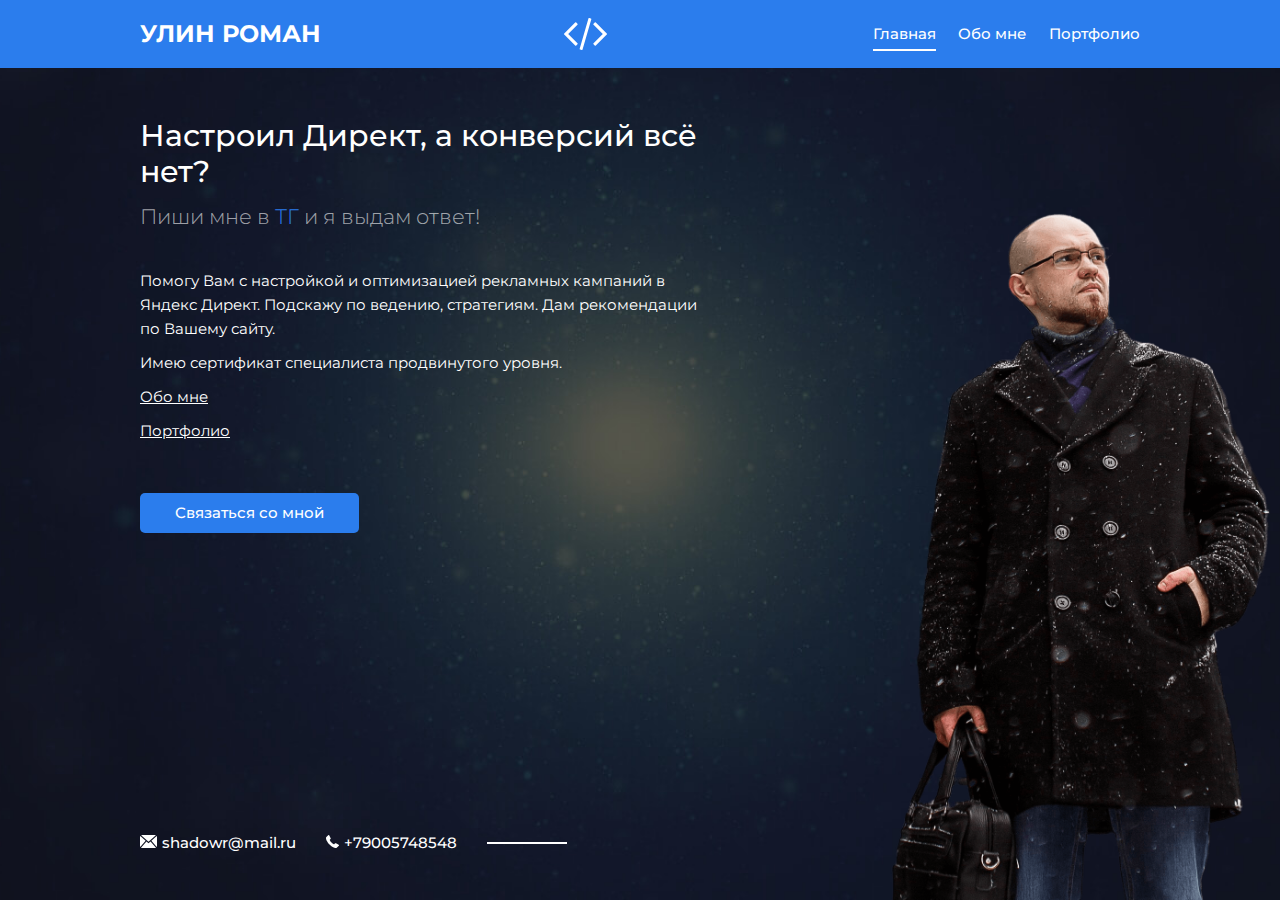
<file: index.html>
<!doctype html>
<html lang="ru">
<head>
    <meta charset="UTF-8">
    <!--шрифты перед css-->
    <link href="https://fonts.googleapis.com/css2?family=Montserrat:wght@300;400;500;700&display=swap" rel="stylesheet">
    <meta name="viewport" content="width=device-width, initial-scale=1">
    <meta http-equiv="X-UA-Compatible" content="ie=edge">
    <link rel="stylesheet" href="css/style.css">
    <link rel="icon" type="image/png" href="img/favicon.png">

    <meta name="description" content="">
    <meta name="keywords" content="контекстная реклама, Яндекс.Директ, специалист по контекстной рекламе, директолог">

    <title>Улин Роман - персональный сайт-портфолио</title>
</head>
<body>

<div class="page">

    <!--Header-->
    <header class="header">
        <div class="container">
            <div class="header-inner">
                <div class="header-brand"><a class="logo-text" href="index.html">Улин Роман</a></div>

                <div class="header-logo">
                    <img src="img/code.svg" alt="">
                </div>

                <nav class="header-nav">
                    <a class="header-nav-link active" href="index.html">Главная</a>
                    <a class="header-nav-link" href="about.html">Обо мне</a>
                    <a class="header-nav-link" href="portfolio.html">Портфолио</a>
                </nav>
            </div>
        </div><!--/.container-->
    </header>


    <!--Main-->
    <div class="container">
        <main class="content">
            <div class="content-header">
                <h1 class="title">Настроил Директ, а конверсий всё нет? </h1>
                <div class="subtitle">Пиши мне в <span>ТГ</span> и я выдам ответ!</div>
            </div>
            <div class="text">
                <p>Помогу Вам с настройкой и оптимизацией рекламных кампаний в Яндекс Директ. Подскажу по ведению, стратегиям. Дам рекомендации по Вашему сайту.</p>
                <p>Имею сертификат специалиста продвинутого уровня.</p>
                <p><a class="custom-link" href="about.html">Обо мне</a></p>
                <p><a class="custom-link" href="portfolio.html">Портфолио</a></p>
            </div>
            <a class="btn" href="https://t.me/ShadowR92">Связаться со мной</a>

        </main>
    </div><!--/.container-->


    <!--Footer-->
    <footer class="footer">
        <div class="container">
            <div class="contacts">
                <a class="contacts-link" href="mailto:shadowr@mail.ru">
                    <img class="contacts-icon" src="img/mail.svg" alt="">shadowr@mail.ru
                </a>
                <a class="contacts-link" href="tel:+79005748548">
                    <img class="contacts-icon" src="img/tel.svg" alt="">+79005748548
                </a>
            </div>
        </div>
    </footer>


    <img class="author" src="img/me.png" alt="">
</div><!--/.page-->


</body>
</html>
</file>
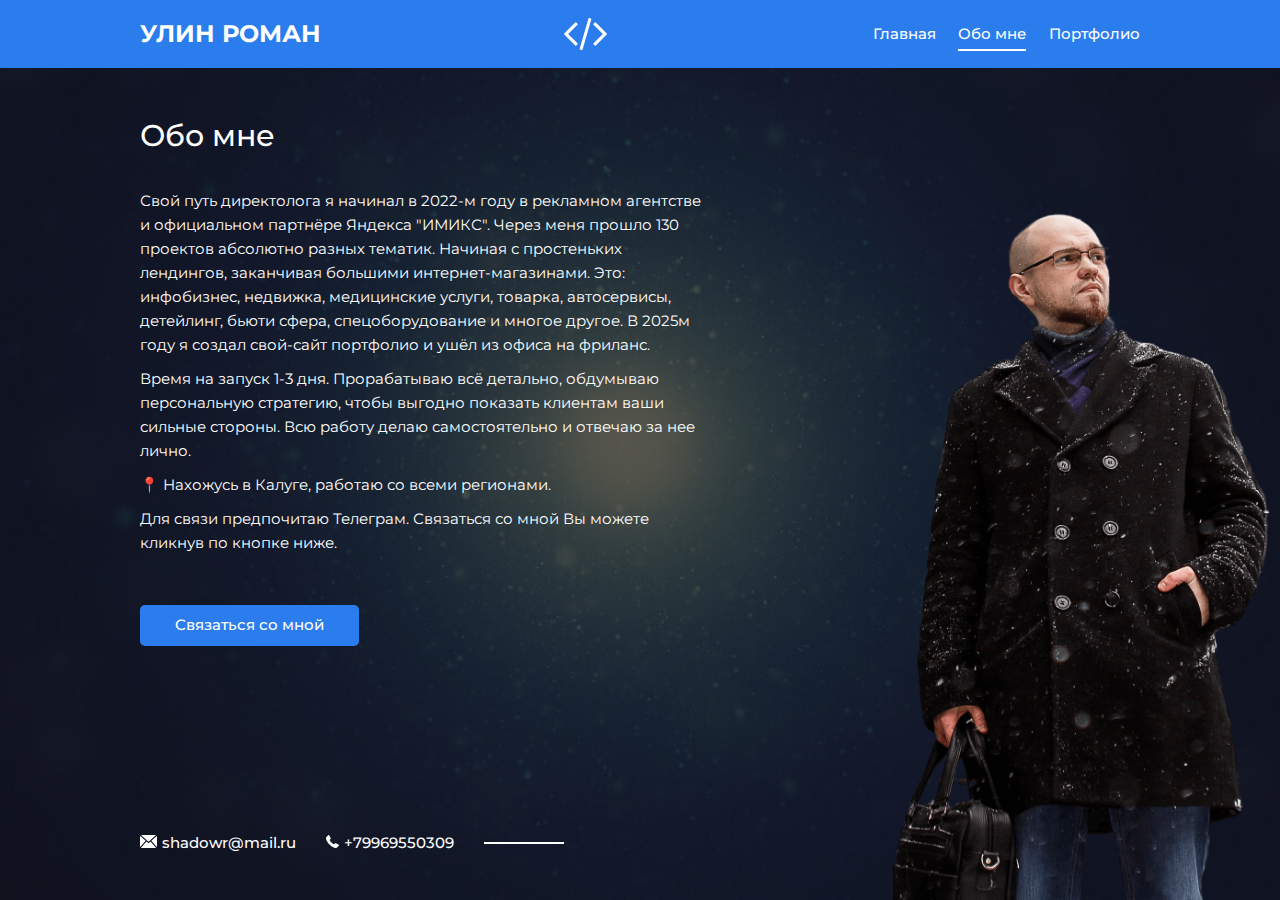
<file: about.html>
<!doctype html>
<html lang="ru">
<head>
    <meta charset="UTF-8">
    <!--шрифты перед css-->
    <link href="https://fonts.googleapis.com/css2?family=Montserrat:wght@300;400;500;700&display=swap" rel="stylesheet">
    <meta name="viewport" content="width=device-width, initial-scale=1">
    <meta http-equiv="X-UA-Compatible" content="ie=edge">
    <link rel="stylesheet" href="css/style.css">
    <link rel="icon" type="image/png" href="img/favicon.png">
    <title>Обо мне</title>
</head>
<body>

<div class="page">

    <!--Header-->
    <header class="header">
        <div class="container">
            <div class="header-inner">
                <div class="header-brand"><a class="logo-text" href="index.html">Улин Роман</a></div>

                <div class="header-logo">
                    <img src="img/code.svg" alt="">
                </div>

                <nav class="header-nav">
                    <a class="header-nav-link" href="index.html">Главная</a>
                    <a class="header-nav-link active" href="about.html">Обо мне</a>
                    <a class="header-nav-link" href="portfolio.html">Портфолио</a>
                </nav>
            </div>
        </div><!--/.container-->
    </header>


    <!--Main-->
    <div class="container">
        <main class="content">
            <div class="content-header">
                <h1 class="title"><span>Обо мне</span></h1>
            </div>
            <div class="text">
                <p>Свой путь директолога я начинал в 2022-м году в рекламном агентстве и официальном партнёре Яндекса "ИМИКС". Через меня прошло 130 проектов абсолютно разных тематик. Начиная с простеньких лендингов, заканчивая большими интернет-магазинами. Это: инфобизнес, недвижка, медицинские услуги, товарка, автосервисы, детейлинг, бьюти сфера, спецоборудование и многое другое. В 2025м году я создал свой-сайт портфолио и ушёл из офиса на фриланс.</p>
                <p>Время на запуск 1-3 дня. Прорабатываю всё детально, обдумываю персональную стратегию, чтобы выгодно показать клиентам ваши сильные стороны.
                    Всю работу делаю самостоятельно и отвечаю за нее лично.</p>
                <p>📍 Нахожусь в Калуге, работаю со всеми регионами.</p>
                <p>Для связи предпочитаю Телеграм. Связаться со мной Вы можете кликнув по кнопке ниже.</p>
            </div>
            <a class="btn" href="https://t.me/RomanUlin">Связаться со мной</a>
        </main>
    </div><!--/.container-->


    <!--Footer-->
    <footer class="footer">
        <div class="container">
            <div class="contacts">
                <a class="contacts-link" href="mailto:shadowr@mail.ru">
                    <img class="contacts-icon" src="img/mail.svg" alt="">shadowr@mail.ru
                </a>
                <a class="contacts-link" href="tel:+79005748548">
                    <img class="contacts-icon" src="img/tel.svg" alt="">+79969550309
                </a>
            </div>
        </div>
    </footer>


    <img class="author" src="img/me.png" alt="">
</div><!--/.page-->


</body>
</html>
</file>
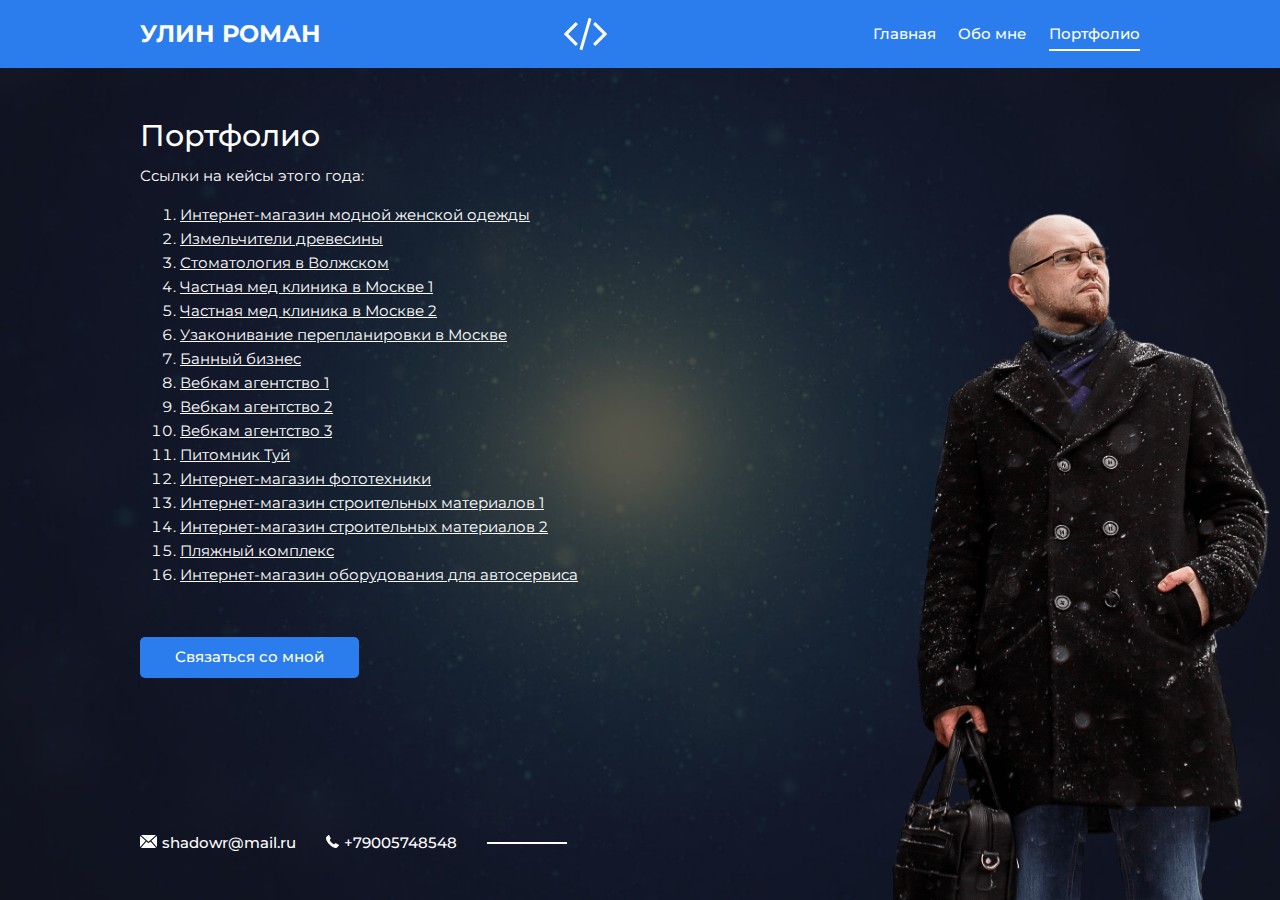
<file: portfolio.html>
<!doctype html>
<html lang="ru">
<head>
    <meta charset="UTF-8">
    <!--шрифты перед css-->
    <link href="https://fonts.googleapis.com/css2?family=Montserrat:wght@300;400;500;700&display=swap" rel="stylesheet">
    <meta name="viewport" content="width=device-width, initial-scale=1">
    <meta http-equiv="X-UA-Compatible" content="ie=edge">
    <link rel="stylesheet" href="css/style.css">
    <link rel="icon" type="image/png" href="img/favicon.png">
    <title>Мои контакты</title>
</head>
<body>

<div class="page">

    <!--Header-->
    <header class="header">
        <div class="container">
            <div class="header-inner">
                <div class="header-brand"><a class="logo-text" href="index.html">Улин Роман</a></div>

                <div class="header-logo">
                    <img src="img/code.svg" alt="">
                </div>

                <nav class="header-nav">
                    <a class="header-nav-link" href="index.html">Главная</a>
                    <a class="header-nav-link" href="about.html">Обо мне</a>
                    <a class="header-nav-link active" href="portfolio.html">Портфолио</a>
                </nav>
            </div>
        </div><!--/.container-->
    </header>


    <!--Main-->
    <div class="container">
        <main class="content">
            <div class="content-header">
                <h1 class="title">Портфолио</h1>
                <div class="text">

                    <p>Ссылки на кейсы этого года:</p>
                    <div class="wrapper">
                    <ol>
                        <li><a class="custom-link" href="img/1.png">Интернет-магазин модной женской одежды</a></li>
                        <li><a class="custom-link" href="img/2.png">Измельчители древесины</a></li>
                        <li><a class="custom-link" href="img/3.png">Стоматология в Волжском</a></li>
                        <li><a class="custom-link" href="img/4.png">Частная мед клиника в Москве 1</a></li>
                        <li><a class="custom-link" href="img/5.png">Частная мед клиника в Москве 2</a></li>
                        <li><a class="custom-link" href="img/6.png">Узаконивание перепланировки в Москве</a></li>
                        <li><a class="custom-link" href="img/7.png">Банный бизнес</a></li>
                        <li><a class="custom-link" href="img/8.png">Вебкам агентство 1</a></li>
                        <li><a class="custom-link" href="img/9.png">Вебкам агентство 2</a></li>
                        <li><a class="custom-link" href="img/10.png">Вебкам агентство 3</a></li>
                        <li><a class="custom-link" href="img/11.png">Питомник Туй</a></li>
                        <li><a class="custom-link" href="img/12.png">Интернет-магазин фототехники</a></li>
                        <li><a class="custom-link" href="img/13.png">Интернет-магазин строительных материалов 1</a></li>
                        <li><a class="custom-link" href="img/14.png">Интернет-магазин строительных материалов 2</a></li>
                        <li><a class="custom-link" href="img/15.png">Пляжный комплекс</a></li>
                        <li><a class="custom-link" href="img/16.png">Интернет-магазин оборудования для автосервиса</a></li>
                    </ol>
                    </div><!--/.wrapper-->
                </div>
            </div>
            <a class="btn" href="https://t.me/ShadowR92">Связаться со мной</a>


        </main>
    </div><!--/.container-->


    <!--Footer-->
    <footer class="footer">
        <div class="container">
            <div class="contacts">
                <a class="contacts-link" href="mailto:shadowr@mail.ru">
                    <img class="contacts-icon" src="img/mail.svg" alt="">shadowr@mail.ru
                </a>
                <a class="contacts-link" href="tel:+79005748548">
                    <img class="contacts-icon" src="img/tel.svg" alt="">+79005748548
                </a>
            </div>
        </div>
    </footer>


    <img class="author" src="img/me.png" alt="">
</div><!--/.page-->


</body>
</html>
</file>
<file: css/style.css>
html {
    font-size: 15px;
}

body {
    margin: 0;

    font-family: 'Montserrat', sans-serif;
    font-size: 1rem;
    line-height: 1.6;
}


*,
*:before,
*:after {
    box-sizing: border-box;
}

h1, h2, h3, h4, h5, h6 {
    margin: 0;
}

p {
    margin: 0 0 10px;
}

.container {
    padding: 0 1rem; /*чтобы при скроле контент не прилипал к краям*/
    width: 100%;
    max-width: 1030px; /*увеличили на 30 так как пэдинги добавили*/
    margin: 0 auto;
}

/*Page
==============*/

.page {
    width: 100%;
    height: 100vh; /*вью порт зона видимости*/
    position: relative;

    background: #000 url("../img/bg.jpg") center no-repeat;
    background-size: cover; /*на весь экран*/

    min-height: 770px;/*минимальная высота, если экран меньше будет прокрутка сайта вниз*/
    overflow: hidden;/*спрячем кусок картинки на айпаде*/
}

/*Header
==============*/
.header {
    padding: 1rem 0;
    background: #2B7DED;
    margin-bottom: 50px;
}

.header-inner {
    display: flex;
    justify-content: space-between;
    align-items: center; /*все по вертикали по центру контейнера*/
}

.header-brand {
    font-size: 1.6rem;
    font-weight: 700;
    text-transform: uppercase;
    color: #fff;
}

.header-logo img {
    display: block; /*сделаем картинку блочной так как отступ снизу*/
}

.header-nav {
    display: flex;
}

.header-nav-link {
    margin-left: 1.5rem;

    font-weight: 500;
    color: #fff;
    font-size: 1rem;
    text-decoration: none;

    transition: color .2s linear;
}

.header-nav-link:hover {
    color: #d3daff;
}

.header-nav-link.active {
    position: relative;
}

/*белая полоска*/
.header-nav-link.active:after {
    content: "";
    width: 100%;
    height: 2px;

    background-color: #fff;

    position: absolute;
    left: 0;
    bottom: -5px;
}

/*Content
==============*/
.content {
    height: 100%;
    width: 100%;/*для адаптивности*/
    max-width: 565px;/*для адаптивности*/
}

.content-header {
    margin-bottom: 35px;
}

.subtitle {
    font-size: 1.4rem;
    color: rgba(255, 255, 255, .6);
    font-weight: 300;

}

.title {
    margin-bottom: 10px;

    font-size: 2rem;
    color: #fff;
    font-weight: 500;
    line-height: 1.2;
}

.subtitle span {
    color: #2B7DED;
}

.text {
    margin-bottom: 50px;

    font-size: 1rem;
    color: #fff;
}
.wrapper {
    text-align: left;
}

/*Btn
==============*/

.btn {
    display: inline-block;
    padding: 12px 35px;
    font-family: inherit;
    font-size: 1rem;
    line-height: 1.1;
    color: #fff;
    font-weight: 500;
    text-decoration: none;

    cursor: pointer;
    border: 0;
    background-color: #2B7DED;
    border-radius: 5px;

    transition: background .2s linear;
}

.btn:hover {
    background-color: #1630ed;
}

.btn-full {
    display: block;
    width: 100%;
}

/*Author
==============*/

.author {
    width: 400px;
    position: absolute;
    bottom: 0;
    right: 0;
}

/*Footer
==============*/

.footer {
    width: 100%;

    position: absolute;
    bottom: 45px;
    left: 0;
}


/*Contacts
==============*/

.contacts {
    display: flex;
    align-items: center;
}

.contacts-link {
    margin-right: 2rem;

    color: #fff;
    font-weight: 500; /*medium*/
    font-size: 1rem;
    text-decoration: none;
}

.contacts-link:last-child {
    margin-right: 0; /*уберем у последней ссылки отступ справа*/
    position: relative;
}

.contacts-link:last-child:after {
    content: "";
    display: block;
    width: 80px;
    height: 2px;
    margin-left: 2rem;

    background-color: #fff;
    pointer-events: none; /*поведение убрали, просто декорация*/

    position: absolute;
    left: 100%;
    top: 11px;
}

.contacts-link:hover {
    text-decoration: underline;
}

.contacts-icon {
    margin-right: 5px;
}


/*Form
==============*/

.form {
    width: 100%;
    max-width: 280px;
}

.form-group {
    margin-bottom: 20px;
}

.input,
.textarea {
    display: block;
    width: 100%; /*на всю ширину блока в котором он*/
    padding: 12px 18px;
    color: #fff;

    font-family: inherit; /*наследовать родителя*/
    font-size: 1rem;
    border: 0; /*уберем бордеры*/
    background-color: rgba(255, 255, 255, .1);
    border-radius: 5px;
}

.textarea {
    height: 100px;
    resize: none; /*уберем растяжку у тестполя*/
}

.input::placeholder,
.textarea::placeholder { /*важно два :*/ /*меняем плейс на белый*/
    color: #fff;
}

/* Media
=================*/

@media (max-width: 1000px) {

    .author {
        right: -170px;
    }

}

@media (max-width: 767px) {

    .page {
        min-height: 100vh;/*минимум высота блока*/
        height: auto;/*высота зависит от контента*/
        padding-bottom: 2rem;/*отделим контакты от низа*/
    }

    /* Header */
    .header {
        margin-bottom: 50px;/*отступ после шапки*/
    }

    .header-logo {
        display: none; /*спрячем лого*/
    }

    .header-brand {
        font-size: 1.2rem; /*уменьшим надпись вебдевелопер*/
    }


    /* Content */
    .content {
        max-width: none;/*уберем ширину блока, чтобы форма встала по центру*/
        margin-bottom: 50px;/*отступ снизу после контента, отделим футер*/

        text-align: center;/*контент по центру*/
    }


    /* Form */
    .form {
        margin: 0 auto;/*форма по центру*/
    }


    /* Footer */
    .footer {
        position: static;/*вернем наши мыло и тел в поток*/
    }


    /* Contacts */
    .contacts {
        flex-direction: column;/*мыло и телефон друг под другом*/
    }

    .contacts-link {
        margin-right: 0; /*отступ справа ссылкам не нужен*/
        margin-bottom: .5rem;/*отделим друг от друга*/
    }

    .contacts-link:last-child {
        margin-bottom: 0;/*у последней уберем отступ снизу*/
    }

    .contacts-link:last-child:after {/*уберем белую полоску*/
        display: none;
    }

    /* Author */
    .author {
        width: 100px;
        display: none;
    }
}

@media (max-width: 565px) {

    /* Header */
    .header-inner {
        flex-direction: column; /*флекс айтемы шапки друг под другом*/
    }

    .header-brand {/*отступ снизу в шапке 15 */
        margin-bottom: 1rem;
    }
}


@media (max-width: 320px) {
    .subtitle {
        font-size: 1.2rem;/*резмер шрифта my name*/
    }

    .title {
        font-size: 1.6rem;/*имя шрифт уменьшим*/
    }
}

.custom-link {
    color: #fff;
}

.custom-link_wrap {
    word-break: break-all;
}

.custom-link:hover {
    text-decoration: none;
}

.logo-text {
    color: #fff;
    text-decoration: none;
}

.custom-ul {
    padding-right: 25px;
}
</file>
